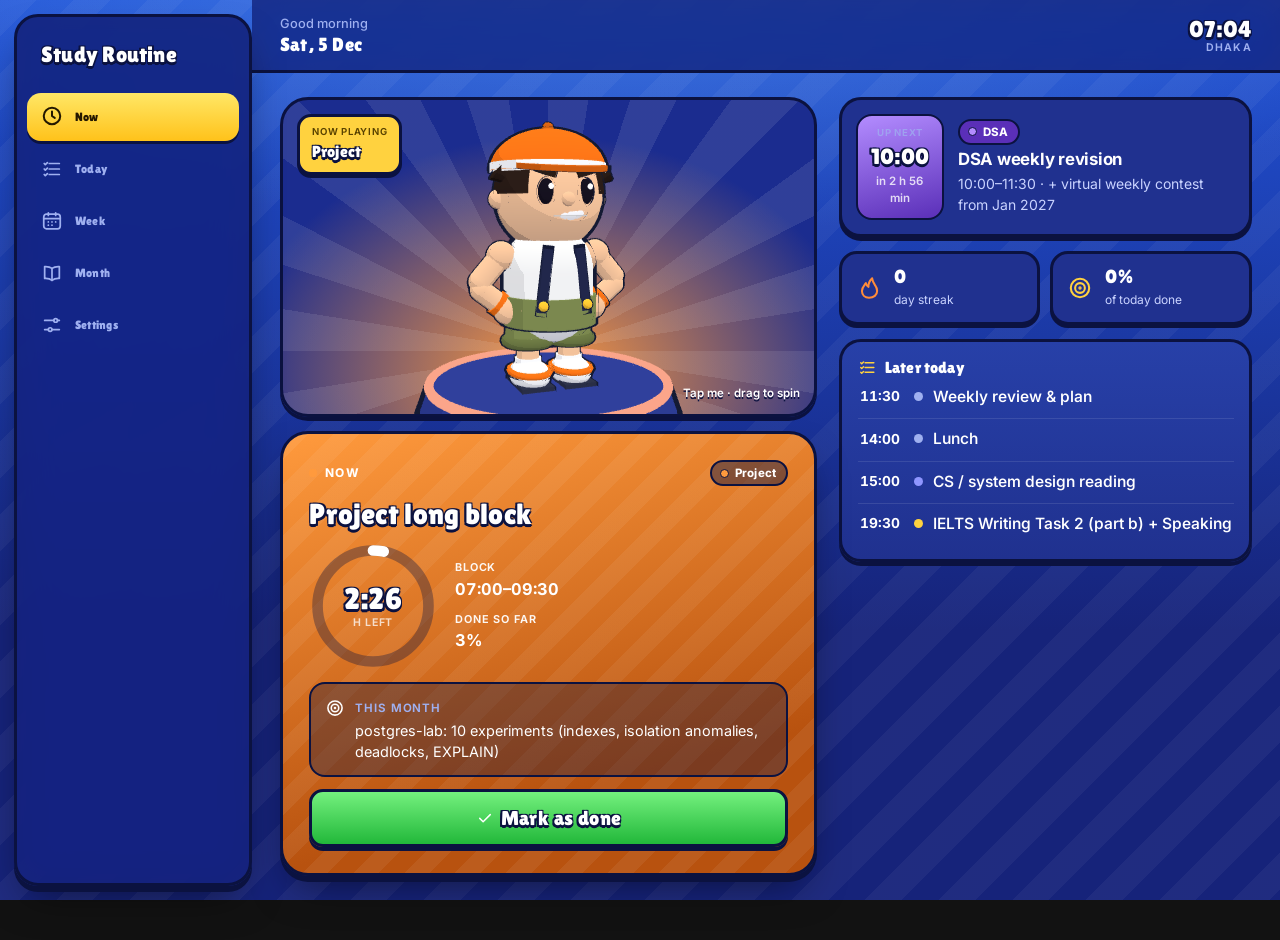
<file: index.html>
<!doctype html>
<html lang="en">
<head>
  <meta charset="utf-8">
  <meta name="viewport" content="width=device-width, initial-scale=1, viewport-fit=cover">
  <title>Study Routine</title>
  <meta name="description" content="My daily study routine: what to do now, today's timeline, weekly timetable and monthly roadmap topics.">
  <meta name="theme-color" content="#f3f4f8" media="(prefers-color-scheme: light)">
  <meta name="theme-color" content="#0b0d12" media="(prefers-color-scheme: dark)">
  <link rel="manifest" href="manifest.webmanifest">
  <link rel="icon" href="icons/icon.svg" type="image/svg+xml">
  <link rel="apple-touch-icon" href="icons/apple-touch-icon.png">
  <link rel="preload" href="fonts/inter-latin.woff2" as="font" type="font/woff2" crossorigin>
  <link rel="stylesheet" href="styles.css">
</head>
<body>
  <svg width="0" height="0" style="position:absolute" aria-hidden="true">
    <defs>
      <symbol id="i-now" viewBox="0 0 24 24"><circle cx="12" cy="12" r="9"/><path d="M12 7v5l3 2"/></symbol>
      <symbol id="i-today" viewBox="0 0 24 24"><path d="M9 6h11M9 12h11M9 18h11"/><path d="M3.5 6l1.2 1.2L7 5M3.5 12l1.2 1.2L7 11M3.5 18l1.2 1.2L7 17"/></symbol>
      <symbol id="i-week" viewBox="0 0 24 24"><rect x="3" y="4.5" width="18" height="16" rx="3"/><path d="M3 9.5h18M8 3v3M16 3v3M8 13h.01M12 13h.01M16 13h.01M8 16.5h.01M12 16.5h.01"/></symbol>
      <symbol id="i-month" viewBox="0 0 24 24"><path d="M12 7c-2-1.6-4.6-2.2-8-2v13c3.4-.2 6 .4 8 2 2-1.6 4.6-2.2 8-2V5c-3.4-.2-6 .4-8 2z"/><path d="M12 7v13"/></symbol>
      <symbol id="i-settings" viewBox="0 0 24 24"><path d="M4 7h10M18 7h2M4 17h4M12 17h8"/><circle cx="16" cy="7" r="2"/><circle cx="10" cy="17" r="2"/></symbol>
      <symbol id="i-flame" viewBox="0 0 24 24"><path d="M12 21c-3.9 0-6.5-2.6-6.5-6.2 0-3.2 2.2-5.3 3.6-7.3.4 1.7 1.2 2.8 2.4 3.4-.1-2.9 1-5.6 3.4-7.9.3 3 1.6 4.8 2.8 6.6 1 1.4 1.8 2.9 1.8 5.1 0 3.7-3.1 6.3-7.5 6.3z"/></symbol>
      <symbol id="i-trophy" viewBox="0 0 24 24"><path d="M8 4h8v5a4 4 0 0 1-8 0V4zM8 6H5a3 3 0 0 0 3 4M16 6h3a3 3 0 0 1-3 4M12 13v4M8.5 20h7M10 17h4"/></symbol>
      <symbol id="i-moon" viewBox="0 0 24 24"><path d="M20 14.5A8 8 0 1 1 9.5 4a6.5 6.5 0 0 0 10.5 10.5z"/></symbol>
      <symbol id="i-cup" viewBox="0 0 24 24"><path d="M4 9h13v5a5 5 0 0 1-5 5H9a5 5 0 0 1-5-5V9zM17 10h1.5a2.5 2.5 0 0 1 0 5H17M8 3.5v2.5M12 3.5v2.5"/></symbol>
      <symbol id="i-check" viewBox="0 0 24 24"><path d="M5 12.5l4.5 4.5L19 7.5"/></symbol>
      <symbol id="i-plus" viewBox="0 0 24 24"><path d="M12 5v14M5 12h14"/></symbol>
      <symbol id="i-arrow" viewBox="0 0 24 24"><path d="M5 12h14M13 6l6 6-6 6"/></symbol>
      <symbol id="i-left" viewBox="0 0 24 24"><path d="M15 5l-7 7 7 7"/></symbol>
      <symbol id="i-right" viewBox="0 0 24 24"><path d="M9 5l7 7-7 7"/></symbol>
      <symbol id="i-calendar" viewBox="0 0 24 24"><rect x="3" y="4.5" width="18" height="16" rx="3"/><path d="M3 9.5h18M8 3v3M16 3v3M9 15l2 2 4-4"/></symbol>
      <symbol id="i-data" viewBox="0 0 24 24"><ellipse cx="12" cy="6" rx="7" ry="3"/><path d="M5 6v6c0 1.7 3.1 3 7 3s7-1.3 7-3V6M5 12v6c0 1.7 3.1 3 7 3s7-1.3 7-3v-6"/></symbol>
      <symbol id="i-school" viewBox="0 0 24 24"><path d="M2.5 9L12 4.5 21.5 9 12 13.5 2.5 9zM6.5 11v5c1.5 1.5 3.4 2.2 5.5 2.2s4-.7 5.5-2.2v-5M21.5 9v5"/></symbol>
      <symbol id="i-bolt" viewBox="0 0 24 24"><path d="M13 3L5 13.5h6L10 21l8-10.5h-6L13 3z"/></symbol>
      <symbol id="i-target" viewBox="0 0 24 24"><circle cx="12" cy="12" r="8.5"/><circle cx="12" cy="12" r="4.5"/><circle cx="12" cy="12" r=".6"/></symbol>
    </defs>
  </svg>

  <header class="topbar">
    <div class="topbar-inner">
      <div class="topbar-left">
        <p class="eyebrow" id="greet">Study Routine</p>
        <h1 class="brand" id="date-line">Study Routine</h1>
      </div>
      <div class="clock" aria-live="off">
        <span class="clock-time" id="clock-time">--:--</span>
        <span class="clock-zone">Dhaka</span>
      </div>
    </div>
  </header>

  <main id="main">
    <section id="screen-now" class="screen" aria-label="Now"></section>
    <section id="screen-today" class="screen" aria-label="Today" hidden></section>
    <section id="screen-week" class="screen" aria-label="Week" hidden></section>
    <section id="screen-month" class="screen" aria-label="This month" hidden></section>
    <section id="screen-settings" class="screen" aria-label="Settings" hidden></section>
  </main>

  <nav class="tabbar" aria-label="Screens">
    <div class="tabbar-inner">
      <button type="button" data-screen="now"><svg class="ico" aria-hidden="true"><use href="#i-now"/></svg><span>Now</span></button>
      <button type="button" data-screen="today"><svg class="ico" aria-hidden="true"><use href="#i-today"/></svg><span>Today</span></button>
      <button type="button" data-screen="week"><svg class="ico" aria-hidden="true"><use href="#i-week"/></svg><span>Week</span></button>
      <button type="button" data-screen="month"><svg class="ico" aria-hidden="true"><use href="#i-month"/></svg><span>Month</span></button>
      <button type="button" data-screen="settings"><svg class="ico" aria-hidden="true"><use href="#i-settings"/></svg><span>Settings</span></button>
    </div>
  </nav>

  <dialog id="editor" aria-labelledby="editor-title">
    <form id="editor-form" method="dialog" novalidate>
      <div class="sheet-grip" aria-hidden="true"></div>
      <h2 id="editor-title">Edit block</h2>
      <p class="muted small" id="editor-note"></p>
      <div class="row2">
        <label>Start<input type="time" name="start" required></label>
        <label>End<input type="time" name="end" required></label>
      </div>
      <fieldset class="days">
        <legend>Weekdays</legend>
        <div class="daypicks" id="editor-days"></div>
      </fieldset>
      <label>Lane<select name="lane" id="editor-lane"></select></label>
      <label>Title<input type="text" name="title" required maxlength="120"></label>
      <label>Details<textarea name="details" rows="3" maxlength="500"></textarea></label>
      <label class="check"><input type="checkbox" name="optional"> Optional (doesn't count toward the streak)</label>
      <div class="msg error" id="editor-errors" role="alert"></div>
      <div class="msg warn" id="editor-warn" aria-live="polite"></div>
      <div class="dup" id="editor-dup" hidden>
        <p class="small">Copy this block to:</p>
        <div class="daypicks" id="editor-dup-days"></div>
        <button type="button" class="btn" id="editor-dup-go">Create copy</button>
      </div>
      <div class="actions">
        <button type="submit" class="btn primary" value="save" id="editor-save">Save</button>
        <button type="button" class="btn" id="editor-dup-toggle">Duplicate to other days</button>
        <button type="button" class="btn danger" id="editor-delete">Delete</button>
        <button type="button" class="btn ghost" id="editor-cancel">Cancel</button>
      </div>
    </form>
  </dialog>

  <div class="toast" id="toast" role="status" aria-live="polite"></div>

  <script src="data.js"></script>
  <script src="logic.js"></script>
  <script src="app.js"></script>
</body>
</html>
</file>
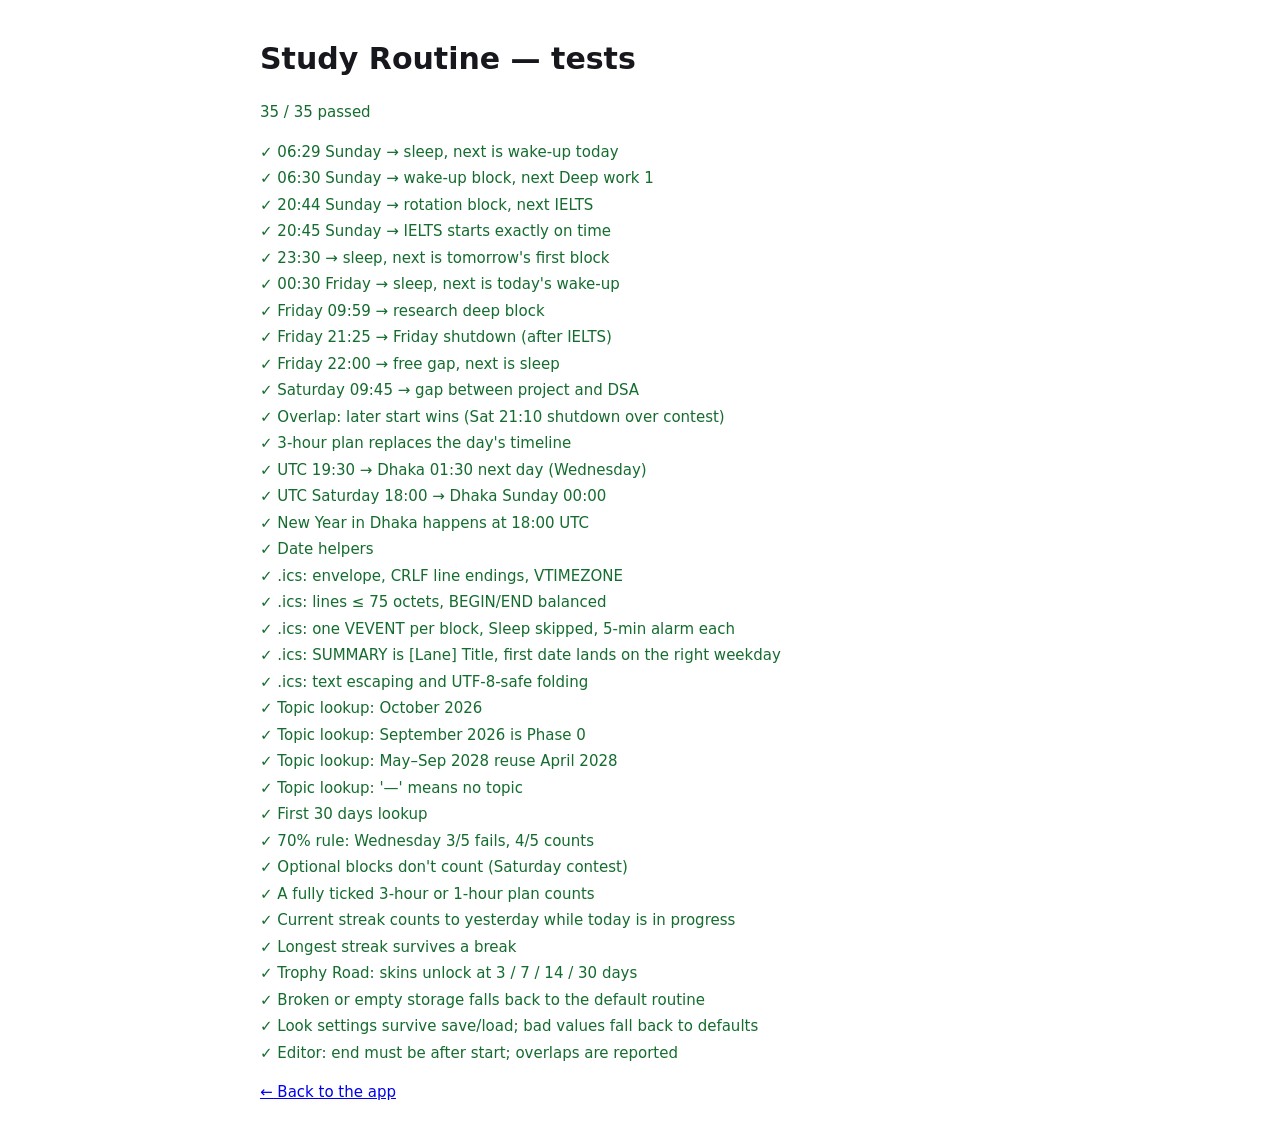
<file: tests.html>
<!doctype html>
<html lang="en">
<head>
  <meta charset="utf-8">
  <meta name="viewport" content="width=device-width, initial-scale=1">
  <title>Study Routine Tests</title>
  <style>
    :root { color-scheme: light dark; --bg: #fff; --text: #16181d; --good: #146c2e; --bad: #b42318; }
    @media (prefers-color-scheme: dark) { :root { --bg: #14161a; --text: #e9ebef; --good: #6fdc8c; --bad: #ff8a80; } }
    body { background: var(--bg); color: var(--text); font: 15px/1.5 system-ui, sans-serif; margin: 0 auto; padding: 16px; max-width: 760px; }
    ul { padding-left: 0; list-style: none; }
    li { padding: 2px 0; }
    .pass, .good { color: var(--good); }
    .fail, .bad { color: var(--bad); font-weight: 600; }
  </style>
</head>
<body>
  <h1>Study Routine — tests</h1>
  <p id="summary">Running…</p>
  <ul id="results"></ul>
  <p><a href="./">← Back to the app</a></p>
  <script src="data.js"></script>
  <script src="logic.js"></script>
  <script src="tests.js"></script>
</body>
</html>
</file>
<file: styles.css>
/* Study Routine — styles. Mobile-first; light/dark follows the system setting. */

@font-face {
  font-family: "Inter";
  font-style: normal;
  font-weight: 400 800;
  font-display: swap;
  src: url("fonts/inter-latin.woff2") format("woff2");
}
@font-face {
  font-family: "Lilita One";
  font-style: normal;
  font-weight: 400;
  font-display: swap;
  src: url("fonts/lilita-one-latin.woff2") format("woff2");
}

:root {
  color-scheme: light dark;
  --font: "Inter", system-ui, -apple-system, "Segoe UI", Roboto, "Noto Sans", sans-serif;

  --bg: #f3f4f8;
  --glow: rgba(64, 96, 255, .10);
  --surface: #ffffff;
  --surface-2: #f2f4f8;
  --surface-3: #e7eaf1;
  --text: #0e1116;
  --muted: #5b6272;
  --faint: #868d9c;
  --border: rgba(15, 23, 42, .08);
  --border-strong: rgba(15, 23, 42, .18);
  --accent: #3552f0;
  --accent-2: #6a4ff5;
  --accent-text: #ffffff;
  --accent-soft: rgba(53, 82, 240, .10);
  --danger: #c0271b;
  --ok: #15803d;
  --ok-soft: #dcfce7;
  --flame: #f06414;
  --trophy: #c98a04;
  --warn-bg: #fff4d6;
  --warn-text: #6b4b00;
  --error-bg: #fde8e7;
  --error-text: #8a1c14;
  --heat-0: #e7e9ef;
  --heat-1: #c9d5fb;
  --heat-2: #93a8f6;
  --heat-3: #5c78ef;
  --heat-4: #2f4be0;
  --shadow-sm: 0 1px 2px rgba(16, 24, 40, .05);
  --shadow: 0 1px 2px rgba(16, 24, 40, .04), 0 10px 28px -14px rgba(16, 24, 40, .16);
  --shadow-lg: 0 24px 60px -24px rgba(16, 24, 40, .38), 0 2px 6px rgba(16, 24, 40, .06);
  --check-accent: url("data:image/svg+xml,%3Csvg xmlns='http://www.w3.org/2000/svg' viewBox='0 0 24 24' fill='none' stroke='white' stroke-width='3.4' stroke-linecap='round' stroke-linejoin='round'%3E%3Cpath d='M5 12.5l4.5 4.5L19 7.5'/%3E%3C/svg%3E");
  --check-white: url("data:image/svg+xml,%3Csvg xmlns='http://www.w3.org/2000/svg' viewBox='0 0 24 24' fill='none' stroke='white' stroke-width='3.4' stroke-linecap='round' stroke-linejoin='round'%3E%3Cpath d='M5 12.5l4.5 4.5L19 7.5'/%3E%3C/svg%3E");

  /* Lanes: background / text / strong edge */
  --ai-bg: #dbeafe; --ai-fg: #1e3a8a; --ai-edge: #3b82f6;
  --cs-bg: #dcfce7; --cs-fg: #14532d; --cs-edge: #22c55e;
  --project-bg: #ffedd5; --project-fg: #7c2d12; --project-edge: #f97316;
  --dsa-bg: #ede9fe; --dsa-fg: #4c1d95; --dsa-edge: #8b5cf6;
  --research-bg: #fce7f3; --research-fg: #831843; --research-edge: #ec4899;
  --kaggle-bg: #ccfbf1; --kaggle-fg: #134e4a; --kaggle-edge: #14b8a6;
  --sd-bg: #e0e7ff; --sd-fg: #312e81; --sd-edge: #6366f1;
  --ielts-bg: #fef9c3; --ielts-fg: #713f12; --ielts-edge: #eab308;
  --routine-bg: #eceef2; --routine-fg: #1f2937; --routine-edge: #9ca3af;
}

@media (prefers-color-scheme: dark) {
  :root {
    --bg: #0b0d12;
    --glow: rgba(110, 130, 255, .13);
    --surface: #14171e;
    --surface-2: #1b1f28;
    --surface-3: #252a36;
    --text: #eef0f5;
    --muted: #a0a8b8;
    --faint: #737b8b;
    --border: rgba(255, 255, 255, .07);
    --border-strong: rgba(255, 255, 255, .18);
    --accent: #8fa3ff;
    --accent-2: #b39dff;
    --accent-text: #0b1030;
    --accent-soft: rgba(143, 163, 255, .14);
    --danger: #ff8a80;
    --ok: #6fdc8c;
    --ok-soft: rgba(111, 220, 140, .14);
    --flame: #ff8c4a;
    --trophy: #f5c451;
    --warn-bg: #3d3212;
    --warn-text: #ffe29a;
    --error-bg: #43201d;
    --error-text: #ffc2bc;
    --heat-0: #1e222b;
    --heat-1: #25345f;
    --heat-2: #34509a;
    --heat-3: #5474d6;
    --heat-4: #8fa3ff;
    --shadow-sm: 0 1px 2px rgba(0, 0, 0, .4);
    --shadow: 0 1px 2px rgba(0, 0, 0, .35), 0 12px 30px -16px rgba(0, 0, 0, .6);
    --shadow-lg: 0 24px 60px -20px rgba(0, 0, 0, .75);
    --check-accent: url("data:image/svg+xml,%3Csvg xmlns='http://www.w3.org/2000/svg' viewBox='0 0 24 24' fill='none' stroke='%230b1030' stroke-width='3.4' stroke-linecap='round' stroke-linejoin='round'%3E%3Cpath d='M5 12.5l4.5 4.5L19 7.5'/%3E%3C/svg%3E");

    --ai-bg: #172a47; --ai-fg: #d3e5ff; --ai-edge: #5b9bff;
    --cs-bg: #15321f; --cs-fg: #cbf3d8; --cs-edge: #3ed17a;
    --project-bg: #3b2714; --project-fg: #ffdcb8; --project-edge: #ff8f3f;
    --dsa-bg: #2a2147; --dsa-fg: #e4dbff; --dsa-edge: #a384ff;
    --research-bg: #3d1c2f; --research-fg: #ffd5e9; --research-edge: #f06bb0;
    --kaggle-bg: #10332f; --kaggle-fg: #c4f5ed; --kaggle-edge: #2dd4bf;
    --sd-bg: #1f244b; --sd-fg: #dbe0ff; --sd-edge: #8189ff;
    --ielts-bg: #372f0e; --ielts-fg: #fbf0b3; --ielts-edge: #f5c518;
    --routine-bg: #20242c; --routine-fg: #dde1e6; --routine-edge: #7b8494;
  }
}

/* ---------- base */
* { box-sizing: border-box; }
html { -webkit-text-size-adjust: 100%; -webkit-tap-highlight-color: transparent; }
body {
  margin: 0;
  min-height: 100dvh;
  background:
    radial-gradient(120% 60% at 50% -10%, var(--glow), transparent 60%),
    var(--bg);
  background-attachment: fixed;
  color: var(--text);
  font: 15.5px/1.5 var(--font);
  font-feature-settings: "cv11", "ss01";
  -webkit-font-smoothing: antialiased;
  padding-bottom: calc(104px + env(safe-area-inset-bottom));
}
[hidden] { display: none !important; }
h1, h2, h3 { line-height: 1.2; margin: 0; letter-spacing: -.015em; }
h2 { font-size: 1.15rem; }
h3 { font-size: 1rem; font-weight: 650; }
p { margin: 0; }
button, input, select, textarea { font: inherit; color: inherit; }
button { -webkit-tap-highlight-color: transparent; }
.muted { color: var(--muted); }
.small { font-size: .875rem; }
.tiny { font-size: .78rem; }
.sr-only { position: absolute; width: 1px; height: 1px; padding: 0; margin: -1px; overflow: hidden; clip: rect(0 0 0 0); white-space: nowrap; border: 0; }
.eyebrow { font-size: .72rem; font-weight: 650; letter-spacing: .08em; text-transform: uppercase; color: var(--muted); }
.hint { font-size: .85rem; color: var(--muted); padding: 0 4px; }

.ico {
  width: 20px; height: 20px; flex: none;
  fill: none; stroke: currentColor; stroke-width: 1.9; stroke-linecap: round; stroke-linejoin: round;
}
.c-flame { color: var(--flame); }
.c-trophy { color: var(--trophy); }
.c-accent { color: var(--accent); }

/* ---------- top bar */
.topbar {
  position: sticky; top: 0; z-index: 20;
  background: color-mix(in srgb, var(--bg) 78%, transparent);
  -webkit-backdrop-filter: saturate(1.6) blur(18px);
  backdrop-filter: saturate(1.6) blur(18px);
  border-bottom: 1px solid var(--border);
  padding-top: env(safe-area-inset-top);
}
.topbar-inner, main { max-width: 760px; margin: 0 auto; }
.topbar-inner { display: flex; align-items: center; justify-content: space-between; gap: 12px; padding: 10px 16px 12px; }
.topbar-left { min-width: 0; }
.topbar .eyebrow { text-transform: none; letter-spacing: 0; font-size: .8rem; font-weight: 500; }
.brand { font-size: 1.2rem; font-weight: 750; letter-spacing: -.02em; white-space: nowrap; overflow: hidden; text-overflow: ellipsis; }
.clock { display: flex; flex-direction: column; align-items: flex-end; line-height: 1.1; }
.clock-time { font-size: 1.45rem; font-weight: 750; font-variant-numeric: tabular-nums; letter-spacing: -.03em; }
.clock-zone { font-size: .66rem; font-weight: 650; letter-spacing: .12em; text-transform: uppercase; color: var(--faint); }

main { padding: 16px 16px 24px; }
.screen > * + * { margin-top: 14px; }
.screen:not([hidden]) { animation: enter .32s cubic-bezier(.2, .8, .2, 1) both; }
@keyframes enter { from { transform: translateY(8px); } to { transform: none; } }

.page-head { display: flex; align-items: flex-end; justify-content: space-between; gap: 12px; }
.page-title { font-size: 1.6rem; font-weight: 780; letter-spacing: -.03em; margin-top: 2px; }

/* ---------- floating tab bar */
.tabbar {
  position: fixed; left: 0; right: 0; z-index: 30;
  bottom: calc(10px + env(safe-area-inset-bottom));
  padding: 0 12px;
  pointer-events: none;
}
.tabbar-inner {
  pointer-events: auto;
  max-width: 480px; margin: 0 auto;
  display: grid; grid-template-columns: repeat(5, 1fr); gap: 2px;
  padding: 6px;
  background: color-mix(in srgb, var(--surface) 82%, transparent);
  -webkit-backdrop-filter: saturate(1.8) blur(20px);
  backdrop-filter: saturate(1.8) blur(20px);
  border: 1px solid var(--border);
  border-radius: 24px;
  box-shadow: var(--shadow-lg);
}
.tabbar button {
  background: none; border: 0; border-radius: 18px;
  padding: 8px 2px 7px; min-height: 54px;
  display: flex; flex-direction: column; align-items: center; justify-content: center; gap: 3px;
  font-size: .7rem; font-weight: 600; color: var(--faint); cursor: pointer;
  transition: color .2s, background-color .2s;
}
.tabbar .ico { width: 22px; height: 22px; transition: transform .2s; }
.tabbar button[aria-current="page"] { color: var(--accent); background: var(--accent-soft); }
.tabbar button[aria-current="page"] .ico { transform: translateY(-1px); stroke-width: 2.2; }
.tabbar button:active .ico { transform: scale(.9); }

/* ---------- cards & buttons */
.card {
  background: var(--surface);
  border: 1px solid var(--border);
  border-radius: 22px;
  padding: 16px;
  box-shadow: var(--shadow);
}
.card > * + * { margin-top: 10px; }
.card-head { display: flex; justify-content: space-between; align-items: center; gap: 8px; flex-wrap: wrap; }
.card-title { display: flex; align-items: center; gap: 8px; font-size: 1rem; }
.card-title .ico { color: var(--accent); width: 19px; height: 19px; }

.btn {
  display: inline-flex; align-items: center; justify-content: center; gap: 7px;
  min-height: 46px; padding: 10px 16px;
  border-radius: 14px; border: 1px solid var(--border);
  background: var(--surface-2); color: var(--text);
  cursor: pointer; font-weight: 600; letter-spacing: -.005em;
  text-decoration: none;
  transition: transform .12s, background-color .2s, box-shadow .2s, border-color .2s;
}
.btn:active { transform: scale(.97); }
.btn .ico { width: 18px; height: 18px; }
.btn.primary {
  background: linear-gradient(180deg, color-mix(in srgb, var(--accent) 88%, white), var(--accent));
  color: var(--accent-text); border-color: transparent;
  box-shadow: 0 1px 0 rgba(255, 255, 255, .25) inset, 0 8px 18px -8px var(--accent);
}
.btn.danger { color: var(--danger); }
.btn.ghost { background: transparent; }
.btn.small { min-height: 38px; padding: 6px 12px; font-size: .86rem; border-radius: 12px; }
.icon-btn {
  width: 44px; height: 44px; border-radius: 14px; flex: none;
  display: inline-grid; place-items: center; cursor: pointer;
  background: var(--surface); border: 1px solid var(--border); box-shadow: var(--shadow-sm);
}
.icon-btn:active { transform: scale(.95); }
:focus-visible { outline: 3px solid color-mix(in srgb, var(--accent) 60%, transparent); outline-offset: 2px; }
.btn-row { display: flex; flex-wrap: wrap; gap: 8px; }

.notice {
  display: flex; gap: 10px; align-items: center;
  padding: 10px 14px; border-radius: 16px;
  background: var(--accent-soft); color: var(--text); font-size: .88rem;
}
.notice .ico { color: var(--accent); }

/* ---------- lanes */
.lane-ai { --lane-bg: var(--ai-bg); --lane-fg: var(--ai-fg); --lane-edge: var(--ai-edge); }
.lane-cs { --lane-bg: var(--cs-bg); --lane-fg: var(--cs-fg); --lane-edge: var(--cs-edge); }
.lane-project { --lane-bg: var(--project-bg); --lane-fg: var(--project-fg); --lane-edge: var(--project-edge); }
.lane-dsa { --lane-bg: var(--dsa-bg); --lane-fg: var(--dsa-fg); --lane-edge: var(--dsa-edge); }
.lane-research { --lane-bg: var(--research-bg); --lane-fg: var(--research-fg); --lane-edge: var(--research-edge); }
.lane-kaggle { --lane-bg: var(--kaggle-bg); --lane-fg: var(--kaggle-fg); --lane-edge: var(--kaggle-edge); }
.lane-sd { --lane-bg: var(--sd-bg); --lane-fg: var(--sd-fg); --lane-edge: var(--sd-edge); }
.lane-ielts { --lane-bg: var(--ielts-bg); --lane-fg: var(--ielts-fg); --lane-edge: var(--ielts-edge); }
.lane-routine { --lane-bg: var(--routine-bg); --lane-fg: var(--routine-fg); --lane-edge: var(--routine-edge); }

.lane-chip {
  display: inline-flex; align-items: center; gap: 6px;
  padding: 3px 10px 3px 8px; border-radius: 999px;
  font-size: .72rem; font-weight: 650; letter-spacing: .01em; line-height: 1.4;
  background: var(--lane-bg); color: var(--lane-fg);
  border: 1px solid color-mix(in srgb, var(--lane-edge) 45%, transparent);
  white-space: nowrap;
}
.lane-chip::before { content: ""; width: 7px; height: 7px; border-radius: 50%; background: var(--lane-edge); }

/* ---------- Now: hero */
.hero {
  position: relative; overflow: hidden;
  border-radius: 28px; padding: 20px;
  color: var(--lane-fg);
  background:
    radial-gradient(90% 70% at 100% 0%, color-mix(in srgb, var(--lane-edge) 22%, transparent), transparent 70%),
    linear-gradient(165deg, var(--lane-bg), color-mix(in srgb, var(--lane-bg) 55%, var(--surface)));
  border: 1px solid color-mix(in srgb, var(--lane-edge) 28%, transparent);
  box-shadow: var(--shadow-lg);
}
.hero > * + * { margin-top: 12px; }
.hero-head { display: flex; align-items: center; justify-content: space-between; gap: 8px; }
.hero .lane-chip { background: color-mix(in srgb, var(--surface) 75%, transparent); color: var(--text); }
.live { display: inline-flex; align-items: center; gap: 8px; font-size: .75rem; font-weight: 750; letter-spacing: .12em; text-transform: uppercase; }
.live-dot { position: relative; width: 8px; height: 8px; border-radius: 50%; background: var(--lane-edge, var(--accent)); }
.live-dot::after { content: ""; position: absolute; inset: 0; border-radius: 50%; background: inherit; animation: pulse 2s ease-out infinite; }
@keyframes pulse { from { transform: scale(1); opacity: .7; } to { transform: scale(3); opacity: 0; } }
.hero-title { font-size: 1.65rem; font-weight: 780; letter-spacing: -.03em; line-height: 1.15; }
.hero-details { opacity: .85; font-size: .95rem; margin-top: 6px; }
.hero-row { display: flex; align-items: center; gap: 18px; }

.ring { position: relative; width: 112px; height: 112px; flex: none; }
.ring svg { width: 100%; height: 100%; transform: rotate(-90deg); }
.ring circle { fill: none; stroke-width: 10; }
.ring-track { stroke: color-mix(in srgb, var(--lane-edge) 18%, transparent); }
.ring-bar { stroke: var(--lane-edge); stroke-linecap: round; transition: stroke-dashoffset .6s ease; }
.ring-label { position: absolute; inset: 0; display: grid; place-content: center; text-align: center; line-height: 1; }
.ring-big { font-size: 1.9rem; font-weight: 800; letter-spacing: -.04em; font-variant-numeric: tabular-nums; }
.ring-unit { font-size: .66rem; font-weight: 650; letter-spacing: .06em; text-transform: uppercase; opacity: .75; margin-top: 4px; }

.hero-meta { margin: 0; display: grid; gap: 10px; min-width: 0; }
.hero-meta div { display: grid; gap: 1px; }
.hero-meta dt { font-size: .68rem; font-weight: 650; letter-spacing: .08em; text-transform: uppercase; opacity: .7; }
.hero-meta dd { margin: 0; font-weight: 700; font-size: 1.02rem; font-variant-numeric: tabular-nums; }

.hero-topic {
  display: flex; gap: 10px; align-items: flex-start;
  padding: 12px 14px; border-radius: 16px;
  background: color-mix(in srgb, var(--surface) 60%, transparent);
  border: 1px solid color-mix(in srgb, var(--lane-edge) 18%, transparent);
  font-size: .9rem; color: var(--text);
}
.hero-topic .ico { color: var(--lane-edge); margin-top: 2px; }
.hero-topic p { margin-top: 2px; }
/* Light: the lane's dark shade with white text; dark: the lane's bright edge with dark text (both ≥ 4.5:1). */
.hero-done { width: 100%; min-height: 52px; font-size: 1rem; background: var(--lane-fg); color: #fff; border-color: transparent; box-shadow: 0 10px 22px -10px var(--lane-edge); }
@media (prefers-color-scheme: dark) { .hero-done { background: var(--lane-edge); color: #0b0d12; } }
.hero-done[aria-pressed="true"] { background: color-mix(in srgb, var(--surface) 70%, transparent); color: var(--text); border-color: var(--lane-edge); box-shadow: none; }
.hero.is-done .ring-bar { stroke: var(--ok); }

.hero-night, .hero-free { --lane-edge: #8fa3ff; }
.hero-night {
  color: #e9ecff;
  background:
    radial-gradient(80% 60% at 85% 0%, rgba(143, 163, 255, .35), transparent 70%),
    radial-gradient(2px 2px at 20% 30%, rgba(255,255,255,.7), transparent),
    radial-gradient(1.5px 1.5px at 70% 60%, rgba(255,255,255,.5), transparent),
    radial-gradient(1.5px 1.5px at 40% 80%, rgba(255,255,255,.45), transparent),
    linear-gradient(165deg, #1e2554, #0d1030);
  border-color: rgba(143, 163, 255, .25);
}
.hero-night .hero-done { background: rgba(255,255,255,.12); color: #fff; border-color: rgba(255,255,255,.2); box-shadow: none; }
.hero-night .hero-done[aria-pressed="true"] { background: rgba(143,163,255,.25); color: #fff; }
.night-tag { font-size: .72rem; font-weight: 650; padding: 3px 10px; border-radius: 999px; background: rgba(255,255,255,.12); }
.night-icon { width: 56px; height: 56px; border-radius: 18px; display: grid; place-items: center; background: rgba(255,255,255,.1); }
.night-icon .ico { width: 30px; height: 30px; }
.hero-free { color: var(--text); background: linear-gradient(165deg, var(--surface), var(--surface-2)); border-color: var(--border); }
.hero-free .night-icon { background: var(--accent-soft); color: var(--accent); }

/* ---------- Now: up next + mini stats */
.next {
  display: flex; gap: 14px; align-items: stretch;
  background: var(--surface); border: 1px solid var(--border);
  border-radius: 22px; padding: 14px; box-shadow: var(--shadow);
}
.next-when {
  flex: none; width: 88px; border-radius: 16px; padding: 10px 8px;
  display: flex; flex-direction: column; align-items: center; justify-content: center; text-align: center;
  background: var(--lane-bg); color: var(--lane-fg);
}
.next-when .eyebrow { color: inherit; opacity: .75; font-size: .6rem; }
.next-time { font-size: 1.35rem; font-weight: 800; letter-spacing: -.03em; font-variant-numeric: tabular-nums; }
.next-in { font-size: .72rem; font-weight: 600; opacity: .8; }
.next-body { min-width: 0; display: grid; gap: 4px; align-content: center; justify-items: start; }
.next-title { font-size: 1.05rem; font-weight: 700; }

.mini-stats { display: grid; grid-template-columns: 1fr 1fr; gap: 10px; }
.mini {
  display: flex; align-items: center; gap: 12px;
  background: var(--surface); border: 1px solid var(--border); border-radius: 18px;
  padding: 12px 14px; box-shadow: var(--shadow-sm);
}
.mini .ico { width: 26px; height: 26px; }
.mini strong { display: block; font-size: 1.2rem; font-weight: 780; letter-spacing: -.02em; line-height: 1.1; font-variant-numeric: tabular-nums; }
.mini span { font-size: .75rem; color: var(--muted); }

/* ---------- Today */
.seg { display: grid; grid-template-columns: repeat(3, 1fr); gap: 4px; padding: 4px; background: var(--surface-3); border-radius: 16px; }
.seg button { min-height: 40px; border: 0; background: transparent; border-radius: 12px; padding: 6px 8px; cursor: pointer; font-size: .84rem; font-weight: 600; color: var(--muted); transition: background-color .2s, color .2s; }
.seg button[aria-pressed="true"] { background: var(--surface); color: var(--text); box-shadow: var(--shadow-sm), 0 0 0 1px var(--border); }

.stats { display: grid; grid-template-columns: repeat(3, 1fr); gap: 8px; }
.stat { background: var(--surface-2); border-radius: 16px; padding: 12px 8px 10px; text-align: center; display: grid; justify-items: center; gap: 2px; }
.stat .ico { width: 22px; height: 22px; }
.stat .n { font-size: 1.55rem; font-weight: 800; letter-spacing: -.03em; font-variant-numeric: tabular-nums; line-height: 1.15; }
.stat .l { font-size: .72rem; color: var(--muted); font-weight: 550; }
.goal { display: grid; gap: 6px; }
.goal-bar { position: relative; height: 10px; border-radius: 999px; background: var(--surface-3); overflow: visible; }
.goal-bar span { display: block; height: 100%; border-radius: 999px; background: linear-gradient(90deg, var(--accent), var(--accent-2)); transition: width .5s ease; }
.goal-bar i { position: absolute; top: -3px; bottom: -3px; width: 2px; border-radius: 2px; background: var(--text); opacity: .35; }

.badges { display: flex; flex-wrap: wrap; gap: 6px; margin-top: 6px; }
.badge {
  display: inline-flex; align-items: center; gap: 6px;
  padding: 5px 11px; border-radius: 999px; font-size: .82rem; font-weight: 600;
  border: 1px solid var(--border); background: var(--surface-2); color: var(--muted);
}
.badge .ico { width: 14px; height: 14px; stroke-width: 3; }
.badge-dot { width: 7px; height: 7px; border-radius: 50%; border: 1.5px solid currentColor; opacity: .6; }
.badge.ok { background: var(--ok-soft); color: var(--ok); border-color: color-mix(in srgb, var(--ok) 35%, transparent); }

/* timeline */
.timeline { list-style: none; margin: 0; padding: 0; position: relative; display: grid; gap: 10px; }
.timeline::before { content: ""; position: absolute; top: 14px; bottom: 14px; left: 57px; width: 2px; border-radius: 2px; background: var(--surface-3); }
.tl-row { position: relative; display: grid; grid-template-columns: 44px 1fr; gap: 26px; align-items: stretch; }
.tl-row::before {
  content: ""; position: absolute; left: 52px; top: 16px; width: 12px; height: 12px; border-radius: 50%;
  background: var(--surface); border: 2.5px solid var(--lane-edge); z-index: 1;
}
.tl-row.done::before { background: var(--lane-edge); }
.tl-row.current::before { width: 16px; height: 16px; left: 50px; top: 14px; background: var(--lane-edge); box-shadow: 0 0 0 5px color-mix(in srgb, var(--lane-edge) 25%, transparent); }
.tl-time { display: flex; flex-direction: column; align-items: flex-end; padding-top: 10px; font-variant-numeric: tabular-nums; font-weight: 700; font-size: .86rem; line-height: 1.25; }
.tl-end { font-weight: 500; color: var(--faint); font-size: .76rem; }
.tl-card {
  display: flex; align-items: stretch; min-width: 0;
  background: var(--surface); border: 1px solid var(--border); border-radius: 18px;
  box-shadow: var(--shadow-sm); overflow: hidden;
  transition: transform .15s, box-shadow .2s;
}
.tl-row.current .tl-card {
  background: linear-gradient(165deg, var(--lane-bg), color-mix(in srgb, var(--lane-bg) 50%, var(--surface)));
  border-color: color-mix(in srgb, var(--lane-edge) 45%, transparent);
  box-shadow: var(--shadow), 0 0 0 3px color-mix(in srgb, var(--lane-edge) 18%, transparent);
}
.tl-row.past:not(.done):not(.current) .tl-card { opacity: .72; }
.tick { display: flex; align-items: center; justify-content: center; padding: 0 4px 0 12px; cursor: pointer; }
.tl-item {
  flex: 1; min-width: 0; text-align: left; cursor: pointer;
  background: none; border: 0; padding: 11px 14px 12px 10px;
  display: grid; gap: 3px; color: var(--text);
}
.tl-row.current .tl-item { color: var(--lane-fg); }
.tl-top { display: flex; gap: 6px; align-items: center; flex-wrap: wrap; }
.tl-item .t { font-weight: 650; letter-spacing: -.01em; }
.tl-item .d { font-size: .83rem; color: var(--muted); }
.tl-row.current .tl-item .d { color: inherit; opacity: .8; }
.tl-row.done .tl-item .t { text-decoration: line-through; text-decoration-thickness: 1.5px; color: var(--muted); }
.now-tag { display: inline-flex; align-items: center; gap: 6px; font-size: .66rem; font-weight: 800; letter-spacing: .1em; text-transform: uppercase; color: var(--lane-fg); padding: 2px 8px 2px 7px; border-radius: 999px; background: color-mix(in srgb, var(--surface) 70%, transparent); }
.now-tag .live-dot { width: 6px; height: 6px; }
.opt-tag { font-size: .68rem; font-weight: 600; color: var(--muted); border: 1px dashed var(--border-strong); padding: 1px 7px; border-radius: 999px; }

/* checkboxes */
input[type="checkbox"] {
  -webkit-appearance: none; appearance: none; margin: 0; flex: none;
  width: 22px; height: 22px; border-radius: 7px;
  border: 2px solid var(--border-strong); background: var(--surface) center / 72% no-repeat;
  cursor: pointer; transition: background-color .15s, border-color .15s, transform .15s;
}
input[type="checkbox"]:checked { background-color: var(--accent); background-image: var(--check-accent); border-color: var(--accent); }
input[type="checkbox"]:active { transform: scale(.9); }
.tick input { width: 28px; height: 28px; border-radius: 50%; border-color: color-mix(in srgb, var(--lane-edge) 70%, var(--border-strong)); }
.tick input:checked { background-color: var(--lane-edge); background-image: var(--check-white); border-color: var(--lane-edge); animation: pop .28s ease; }
@keyframes pop { 50% { transform: scale(1.15); } }

.checklist { list-style: none; padding: 0; margin: 0; display: grid; }
.checklist li + li { border-top: 1px solid var(--border); }
.checklist label { display: flex; gap: 12px; align-items: flex-start; cursor: pointer; padding: 10px 2px; font-weight: 450; font-size: .93rem; }
.checklist input { margin-top: 1px; }
.checklist .col { flex: none; min-width: 62px; font-size: .68rem; font-weight: 750; letter-spacing: .06em; text-transform: uppercase; color: var(--accent); padding-top: 4px; }
.checklist .done-text { text-decoration: line-through; color: var(--muted); }

/* heatmap */
.heatmap { display: grid; grid-template-rows: repeat(7, 1fr); grid-auto-flow: column; grid-auto-columns: 1fr; gap: 4px; }
.heatmap .cell { aspect-ratio: 1; border-radius: 5px; background: var(--heat-0); }
.heatmap .cell.l1 { background: var(--heat-1); }
.heatmap .cell.l2 { background: var(--heat-2); }
.heatmap .cell.l3 { background: var(--heat-3); }
.heatmap .cell.l4 { background: var(--heat-4); }
.heatmap .cell.future { background: transparent; border: 1px dashed var(--border-strong); opacity: .5; }
.heatmap .cell.today { box-shadow: 0 0 0 2px var(--surface), 0 0 0 4px var(--accent); }
.legend { display: flex; align-items: center; gap: 4px; }
.legend .cell { width: 11px; height: 11px; border-radius: 3px; display: inline-block; }

/* ---------- Week grid */
.week-wrap { overflow-x: auto; -webkit-overflow-scrolling: touch; border: 1px solid var(--border); border-radius: 22px; background: var(--surface); box-shadow: var(--shadow); scrollbar-width: thin; }
.week { display: grid; grid-template-columns: 46px repeat(7, minmax(88px, 1fr)); min-width: 660px; }
.wk-head { position: sticky; top: 0; background: var(--surface); z-index: 2; text-align: center; font-weight: 700; font-size: .8rem; padding: 10px 0 8px; border-bottom: 1px solid var(--border); color: var(--muted); }
.wk-head.today { color: var(--accent); }
.wk-head.today::after { content: ""; display: block; width: 18px; height: 3px; border-radius: 3px; background: var(--accent); margin: 4px auto 0; }
.wk-axis, .wk-col { position: relative; }
.wk-col { border-left: 1px solid var(--border); }
.wk-col.today { background: var(--accent-soft); }
.wk-hour { position: absolute; left: 0; right: 0; border-top: 1px dashed var(--border); }
.wk-axis .lbl { position: absolute; right: 6px; font-size: .66rem; font-weight: 600; color: var(--faint); transform: translateY(-50%); font-variant-numeric: tabular-nums; }
.wk-block {
  position: absolute; left: 3px; right: 3px; overflow: hidden;
  background: var(--lane-bg); color: var(--lane-fg);
  border: 0; border-left: 3px solid var(--lane-edge);
  border-radius: 8px; padding: 3px 5px; font-size: .68rem; line-height: 1.2;
  text-align: left; cursor: pointer; box-shadow: 0 0 0 1px color-mix(in srgb, var(--lane-edge) 25%, transparent) inset;
  transition: transform .12s;
}
.wk-block:active { transform: scale(.97); }
.wk-block .wt { font-weight: 700; display: block; }
.wk-block .wl { display: block; opacity: .8; margin-top: 1px; }
.wk-block.optional { border-left-style: dashed; opacity: .85; }
.wk-now { position: absolute; left: 0; right: 0; height: 2px; background: var(--danger); z-index: 1; pointer-events: none; }
.wk-now::before { content: ""; position: absolute; left: -4px; top: -3px; width: 8px; height: 8px; border-radius: 50%; background: var(--danger); }
.legend-lanes { display: flex; flex-wrap: wrap; gap: 6px; }

/* ---------- Month */
.month-nav { display: flex; align-items: center; justify-content: space-between; gap: 10px; }
.month-title { text-align: center; }
.lc-card { background: linear-gradient(150deg, color-mix(in srgb, var(--accent) 10%, var(--surface)), var(--surface)); }
.lc-target {
  font-size: 3rem; font-weight: 820; letter-spacing: -.05em; line-height: 1; font-variant-numeric: tabular-nums;
  background: linear-gradient(120deg, var(--accent), var(--accent-2)); -webkit-background-clip: text; background-clip: text; color: transparent;
}
.topic-list { display: grid; gap: 8px; }
.topic { border-radius: 16px; padding: 12px 14px; background: var(--lane-bg); color: var(--lane-fg); border: 1px solid color-mix(in srgb, var(--lane-edge) 25%, transparent); }
.topic .lane-chip { background: color-mix(in srgb, var(--surface) 75%, transparent); color: var(--text); }
.topic p { margin-top: 6px; font-size: .93rem; font-weight: 500; }

/* ---------- forms / settings */
label { display: grid; gap: 6px; font-size: .86rem; font-weight: 600; color: var(--muted); }
input[type="text"], input[type="time"], input[type="date"], select, textarea {
  width: 100%; min-height: 46px; padding: 10px 12px;
  border: 1px solid var(--border); border-radius: 13px;
  background: var(--surface-2); color: var(--text); font-weight: 500;
  transition: border-color .2s, box-shadow .2s, background-color .2s;
}
input[type="text"]:focus, input[type="time"]:focus, input[type="date"]:focus, select:focus, textarea:focus {
  outline: none; border-color: var(--accent); background: var(--surface);
  box-shadow: 0 0 0 4px var(--accent-soft);
}
textarea { resize: vertical; }
label.check { display: flex; align-items: center; gap: 10px; font-weight: 500; color: var(--text); font-size: .9rem; }
.row2 { display: grid; grid-template-columns: 1fr 1fr; gap: 10px; }
fieldset { border: 0; padding: 0; margin: 0; }
legend { font-size: .86rem; font-weight: 600; color: var(--muted); padding: 0; margin-bottom: 6px; }
.daypicks { display: flex; flex-wrap: wrap; gap: 6px; }
.daypicks label {
  display: inline-flex; align-items: center; gap: 6px; color: var(--text);
  padding: 7px 11px 7px 8px; border: 1px solid var(--border); border-radius: 12px; cursor: pointer;
  background: var(--surface-2); font-size: .85rem;
  transition: background-color .15s, border-color .15s;
}
.daypicks label:has(input:checked) { background: var(--accent-soft); border-color: color-mix(in srgb, var(--accent) 45%, transparent); color: var(--accent); }
.daypicks input { width: 18px; height: 18px; border-radius: 6px; }
.class-grid { display: grid; grid-template-columns: auto 1fr 1fr; gap: 8px 10px; align-items: center; }
.class-grid label.check { font-weight: 650; min-width: 64px; }

.msg { font-size: .86rem; border-radius: 12px; }
.msg:empty { display: none; }
.msg.error { background: var(--error-bg); color: var(--error-text); padding: 10px 12px; }
.msg.warn { background: var(--warn-bg); color: var(--warn-text); padding: 10px 12px; }

/* ---------- editor: bottom sheet on phones, centred on wide screens */
dialog {
  width: 100%; max-width: 560px;
  max-height: 92dvh; overflow: auto;
  margin: auto auto 0;
  border: 1px solid var(--border); border-radius: 26px 26px 0 0;
  background: var(--surface); color: var(--text);
  padding: 10px 18px calc(18px + env(safe-area-inset-bottom));
  box-shadow: var(--shadow-lg);
}
dialog[open] { animation: sheet .3s cubic-bezier(.2, .8, .2, 1); }
@keyframes sheet { from { transform: translateY(40px); opacity: 0; } to { transform: none; opacity: 1; } }
dialog::backdrop { background: rgba(8, 10, 16, .5); -webkit-backdrop-filter: blur(4px); backdrop-filter: blur(4px); }
.sheet-grip { width: 42px; height: 5px; border-radius: 5px; background: var(--border-strong); margin: 2px auto 6px; }
#editor-form { display: grid; gap: 14px; }
#editor-title { font-size: 1.3rem; font-weight: 780; }
.actions { display: grid; grid-template-columns: 1fr 1fr; gap: 8px; margin-top: 4px; }
.actions #editor-save { grid-column: 1 / -1; min-height: 52px; font-size: 1rem; }
.dup { display: grid; gap: 10px; padding: 12px; background: var(--surface-2); border-radius: 16px; }
@media (min-width: 640px) {
  dialog { margin: auto; border-radius: 26px; padding: 18px 22px 22px; }
  .sheet-grip { display: none; }
}

/* ---------- toast */
.toast {
  position: fixed; left: 50%; bottom: calc(96px + env(safe-area-inset-bottom)); z-index: 50;
  transform: translate(-50%, 12px);
  background: color-mix(in srgb, var(--text) 92%, transparent); color: var(--bg);
  -webkit-backdrop-filter: blur(12px); backdrop-filter: blur(12px);
  padding: 11px 18px; border-radius: 999px; box-shadow: var(--shadow-lg);
  font-size: .88rem; font-weight: 600; max-width: calc(100vw - 32px);
  opacity: 0; pointer-events: none; transition: opacity .2s, transform .25s cubic-bezier(.2, .8, .2, 1);
}
.toast.show { opacity: 1; transform: translate(-50%, 0); }

/* ---------- larger screens */
@media (min-width: 700px) {
  main { padding-top: 24px; }
  .hero { padding: 26px; }
  .hero-title { font-size: 2rem; }
  .ring { width: 128px; height: 128px; }
  .topic-list { grid-template-columns: 1fr 1fr; }
}
@media (max-width: 370px) {
  .hero { padding: 18px; }
  .hero-title { font-size: 1.45rem; }
  .ring { width: 100px; height: 100px; }
  .ring-big { font-size: 1.65rem; }
  .hero-row { gap: 14px; }
  .next-when { width: 80px; }
}
@media (prefers-reduced-motion: reduce) {
  *, *::before, *::after { animation: none !important; transition: none !important; }
}
.actions #editor-cancel { grid-column: 1 / -1; }

/* ======================================================================
   Layout helpers (phone: one column; computer: two columns + sidebar)
   ====================================================================== */
.cols > * + * { margin-top: 14px; }
.col-a > * + *, .col-b > * + * { margin-top: 14px; }
.desktop-only { display: none; }
@media (hover: hover) and (pointer: fine) { .desktop-only { display: block; } }

/* ---------- Later today */
.later ul { list-style: none; margin: 0; padding: 0; display: grid; gap: 2px; }
.later li { display: flex; align-items: center; gap: 10px; padding: 8px 2px; border-top: 1px solid var(--border); }
.later li:first-child { border-top: 0; }
.later-time { font-variant-numeric: tabular-nums; font-weight: 700; font-size: .86rem; width: 44px; flex: none; }
.later-dot { width: 9px; height: 9px; border-radius: 50%; background: var(--lane-edge); flex: none; }
.later-title { font-weight: 550; min-width: 0; overflow: hidden; text-overflow: ellipsis; white-space: nowrap; }

/* ---------- 3D mascot stage */
.arena {
  position: relative; overflow: hidden;
  height: 250px; border-radius: 28px;
  border: 1px solid color-mix(in srgb, var(--lane-edge) 30%, transparent);
  background:
    repeating-conic-gradient(from 0deg at 50% 78%, color-mix(in srgb, var(--lane-edge) 10%, transparent) 0 9deg, transparent 9deg 18deg),
    radial-gradient(80% 90% at 50% 85%, color-mix(in srgb, var(--lane-edge) 30%, var(--surface)), var(--surface-2));
  box-shadow: var(--shadow);
  touch-action: pan-y;
}
.arena-slot, .arena-stage { position: absolute; inset: 0; }
.arena-canvas { display: block; width: 100%; height: 100%; cursor: grab; touch-action: pan-y; }
.arena-canvas:active { cursor: grabbing; }
.arena-sign {
  position: absolute; left: 14px; top: 14px; z-index: 1; pointer-events: none;
  display: grid; padding: 8px 12px; border-radius: 14px;
  background: color-mix(in srgb, var(--surface) 80%, transparent);
  -webkit-backdrop-filter: blur(10px); backdrop-filter: blur(10px);
  border: 1px solid var(--border);
}
.arena-sign .eyebrow { font-size: .6rem; }
.arena-sign strong { font-size: 1rem; font-weight: 750; letter-spacing: -.01em; }
.arena-hint { position: absolute; right: 14px; bottom: 12px; z-index: 1; pointer-events: none; font-size: .72rem; font-weight: 600; color: var(--muted); }
.arena-bubble {
  position: absolute; left: 50%; top: 16px; z-index: 2; pointer-events: none;
  transform: translateX(-10%);
  background: #fff; color: #141a33; font-weight: 750; font-size: .9rem;
  padding: 8px 14px; border-radius: 16px; border: 2.5px solid #141a33;
  box-shadow: 0 4px 0 #141a33; white-space: nowrap;
}
.arena-bubble::after { content: ""; position: absolute; left: 18px; bottom: -9px; width: 14px; height: 14px; background: #fff; border-right: 2.5px solid #141a33; border-bottom: 2.5px solid #141a33; transform: rotate(45deg); }
.arena-bubble.pop { animation: bubble .35s cubic-bezier(.2, 1.4, .4, 1); }
@keyframes bubble { from { transform: translateX(-10%) scale(.4); opacity: 0; } to { transform: translateX(-10%) scale(1); opacity: 1; } }

/* ---------- Trophy Road */
.road { list-style: none; margin: 4px 0 0; padding: 6px 2px 4px; display: flex; gap: 0; overflow-x: auto; scrollbar-width: none; }
.road::-webkit-scrollbar { display: none; }
.road-node { position: relative; flex: 1 0 74px; display: grid; justify-items: center; gap: 4px; text-align: center; }
.road-node::before { content: ""; position: absolute; top: 19px; left: -50%; right: 50%; height: 4px; background: var(--surface-3); z-index: 0; }
.road-node:first-child::before { display: none; }
.road-node.got::before { background: linear-gradient(90deg, var(--accent), var(--accent-2)); }
.road-badge {
  position: relative; z-index: 1;
  width: 40px; height: 40px; border-radius: 12px; display: grid; place-items: center;
  font-weight: 800; font-size: .9rem; background: var(--surface-2); color: var(--muted);
  border: 2px solid var(--border-strong); transform: rotate(45deg);
}
.road-badge > * , .road-badge { line-height: 1; }
.road-node .road-badge { transform: none; border-radius: 50%; }
.road-node.got .road-badge { background: linear-gradient(160deg, #ffe066, #f5a300); color: #3a2600; border-color: #c98a04; box-shadow: 0 3px 0 #b07800; }
.road-node.got .road-badge .ico { width: 20px; height: 20px; stroke-width: 3; }
.road-node.is-next .road-badge { border-color: var(--accent); color: var(--accent); box-shadow: 0 0 0 4px var(--accent-soft); }
.road-days { font-size: .7rem; font-weight: 750; color: var(--muted); }
.road-reward { font-size: .72rem; font-weight: 600; line-height: 1.2; }

/* ---------- Settings extras */
.seg-2 { grid-template-columns: 1fr 1fr; }
.keys { list-style: none; margin: 0; padding: 0; display: grid; gap: 8px; }
.keys li { display: flex; align-items: center; gap: 12px; font-size: .9rem; }
kbd {
  min-width: 52px; text-align: center; font: 700 .8rem/1 var(--font);
  padding: 6px 8px; border-radius: 8px; background: var(--surface-2);
  border: 1px solid var(--border-strong); box-shadow: 0 2px 0 var(--border-strong);
}
.settings-grid > * + * { margin-top: 14px; }

/* ---------- confetti */
.confetti { position: fixed; inset: 0; width: 100%; height: 100%; pointer-events: none; z-index: 60; }

/* ---------- Week drag */
.wk-block.dragging { z-index: 5; box-shadow: 0 10px 24px -6px rgba(0,0,0,.35); cursor: grabbing; }

/* ---------- hover (mouse / trackpad only) */
@media (hover: hover) and (pointer: fine) {
  .tl-card:hover { transform: translateY(-1px); box-shadow: var(--shadow); }
  .btn:hover { filter: brightness(1.05); }
  .tabbar button:hover { color: var(--text); }
  .wk-block { cursor: grab; }
  .wk-block:hover { z-index: 3; filter: brightness(1.04); box-shadow: 0 6px 16px -6px rgba(0,0,0,.3); }
  .next:hover, .mini:hover { box-shadow: var(--shadow-lg); }
}

/* ---------- computer: sidebar + two columns */
@media (min-width: 1024px) {
  body { padding-left: 252px; padding-bottom: 32px; }
  .topbar-inner, main { max-width: 1180px; }
  main { padding: 24px 28px 32px; }
  .topbar-inner { padding: 14px 28px; }
  .tabbar { top: 0; bottom: 0; left: 0; right: auto; width: 252px; padding: 14px 0 14px 14px; }
  .tabbar-inner {
    height: 100%; max-width: none;
    grid-template-columns: 1fr; grid-auto-rows: min-content; align-content: start; gap: 4px;
    padding: 14px 10px; border-radius: 24px;
  }
  .tabbar-inner::before {
    content: "Study Routine"; display: block; padding: 8px 14px 18px;
    font-size: 1.15rem; font-weight: 800; letter-spacing: -.02em; color: var(--text);
  }
  .tabbar button { flex-direction: row; justify-content: flex-start; gap: 12px; min-height: 48px; padding: 10px 14px; font-size: .95rem; border-radius: 14px; }
  .cols { display: grid; grid-template-columns: minmax(0, 1.3fr) minmax(0, 1fr); gap: 22px; align-items: start; }
  .cols > * + * { margin-top: 0; }
  .arena { height: 320px; }
  .settings-grid { column-count: 2; column-gap: 18px; }
  .settings-grid > * { break-inside: avoid; margin: 0 0 18px; }
  .settings-grid > * + * { margin-top: 0; }
  .week { min-width: 0; }
  .toast { bottom: 28px; }
}

/* ======================================================================
   ARENA theme — bold game-style look (original design, no game assets)
   ====================================================================== */
html.theme-arena {
  color-scheme: dark;
  --font-display: "Lilita One", "Inter", system-ui, sans-serif;
  --ink: #0b1240;
  --bg: #1b3fb5;
  --glow: rgba(120, 190, 255, .45);
  --surface: #20318f;
  --surface-2: #2a3ea6;
  --surface-3: #16236a;
  --text: #ffffff;
  --muted: #c9d3ff;
  --faint: #9fb0f0;
  --border: #0b1240;
  --border-strong: #0b1240;
  --accent: #ffd23f;
  --accent-2: #ff9f1c;
  --accent-text: #241800;
  --accent-soft: rgba(255, 210, 63, .2);
  --danger: #ff8080;
  --ok: #7dff9b;
  --ok-soft: rgba(125, 255, 155, .16);
  --flame: #ff8c3a;
  --trophy: #ffd23f;
  --warn-bg: #4a3a0c; --warn-text: #ffe8a0;
  --error-bg: #4d1520; --error-text: #ffc9cf;
  --heat-0: #16236a; --heat-1: #5a4a1a; --heat-2: #a07a14; --heat-3: #e0a812; --heat-4: #ffd23f;
  --shadow-sm: 0 3px 0 var(--ink);
  --shadow: 0 4px 0 var(--ink);
  --shadow-lg: 0 6px 0 var(--ink), 0 20px 40px -14px rgba(0, 0, 0, .55);
  --check-accent: url("data:image/svg+xml,%3Csvg xmlns='http://www.w3.org/2000/svg' viewBox='0 0 24 24' fill='none' stroke='%23241800' stroke-width='3.6' stroke-linecap='round' stroke-linejoin='round'%3E%3Cpath d='M5 12.5l4.5 4.5L19 7.5'/%3E%3C/svg%3E");
  --outline-text: -1.5px -1.5px 0 var(--ink), 1.5px -1.5px 0 var(--ink), -1.5px 1.5px 0 var(--ink), 1.5px 1.5px 0 var(--ink), 0 3px 0 var(--ink);

  --ai-bg: #1d4fb8; --ai-fg: #ffffff; --ai-edge: #5fa8ff;
  --cs-bg: #177a3c; --cs-fg: #ffffff; --cs-edge: #4be37f;
  --project-bg: #b8520f; --project-fg: #ffffff; --project-edge: #ff9a3d;
  --dsa-bg: #5a2fb8; --dsa-fg: #ffffff; --dsa-edge: #b38cff;
  --research-bg: #a51f67; --research-fg: #ffffff; --research-edge: #ff6fb5;
  --kaggle-bg: #0d7a6e; --kaggle-fg: #ffffff; --kaggle-edge: #38e6cf;
  --sd-bg: #3a3fb0; --sd-fg: #ffffff; --sd-edge: #8f96ff;
  --ielts-bg: #a07a06; --ielts-fg: #ffffff; --ielts-edge: #ffd23f;
  --routine-bg: #3b4a8c; --routine-fg: #ffffff; --routine-edge: #9fb0f0;
}
html.theme-arena body {
  background:
    repeating-linear-gradient(135deg, rgba(255, 255, 255, .045) 0 26px, transparent 26px 52px),
    radial-gradient(120% 60% at 50% -10%, var(--glow), transparent 60%),
    linear-gradient(180deg, #2152d6, #16237a 70%);
  background-attachment: fixed;
}
/* display font + outlined titles */
.theme-arena .page-title, .theme-arena .hero-title, .theme-arena .brand, .theme-arena .clock-time,
.theme-arena .card-title, .theme-arena .stat .n, .theme-arena .mini strong, .theme-arena .next-time,
.theme-arena .ring-big, .theme-arena .lc-target, .theme-arena #editor-title, .theme-arena .arena-sign strong,
.theme-arena .tabbar-inner::before {
  font-family: var(--font-display); font-weight: 400; letter-spacing: .01em;
}
.theme-arena .page-title, .theme-arena .hero-title, .theme-arena .clock-time, .theme-arena .ring-big,
.theme-arena .stat .n, .theme-arena .next-time, .theme-arena .arena-sign strong {
  text-shadow: var(--outline-text);
}
.theme-arena .page-title { font-size: 1.85rem; }
.theme-arena .hero-title { font-size: 1.8rem; line-height: 1.1; }
.theme-arena .lc-target { background: none; color: var(--accent); -webkit-text-fill-color: currentColor; text-shadow: var(--outline-text); font-size: 3.4rem; }
.theme-arena .eyebrow { color: var(--faint); }

/* panels: thick ink outline + hard drop shadow */
.theme-arena .card, .theme-arena .next, .theme-arena .mini, .theme-arena .tl-card,
.theme-arena .week-wrap, .theme-arena .arena, .theme-arena .hero, .theme-arena .tabbar-inner,
.theme-arena dialog, .theme-arena .icon-btn {
  border: 3px solid var(--ink);
}
.theme-arena .card { background: linear-gradient(180deg, #2740a8, var(--surface)); }
.theme-arena .topbar { background: color-mix(in srgb, #16237a 80%, transparent); border-bottom: 3px solid var(--ink); }
.theme-arena .stat, .theme-arena .dup { background: var(--surface-3); border: 2px solid var(--ink); }

/* hero = vivid lane panel */
.theme-arena .hero {
  color: #fff;
  background:
    repeating-linear-gradient(135deg, rgba(255,255,255,.06) 0 18px, transparent 18px 36px),
    linear-gradient(165deg, var(--lane-edge), var(--lane-bg) 75%);
}
.theme-arena .hero-details, .theme-arena .hero-meta dt { opacity: .95; }
.theme-arena .hero-topic { background: rgba(11, 18, 64, .35); border: 2px solid var(--ink); color: #fff; }
.theme-arena .hero-topic .ico { color: #fff; }
.theme-arena .ring-track { stroke: rgba(11, 18, 64, .35); }
.theme-arena .ring-bar { stroke: #ffffff; }
.theme-arena .hero-night { background: linear-gradient(165deg, #2a2f7a, #0f1340); }
.theme-arena .hero-free { background: linear-gradient(165deg, #2a3ea6, #16236a); color: #fff; }

/* chunky game buttons */
.theme-arena .btn {
  font-family: var(--font-display); font-weight: 400; font-size: 1.02rem; letter-spacing: .02em;
  border: 3px solid var(--ink); border-radius: 14px;
  background: linear-gradient(180deg, #4a63d6, #2c43b0); color: #fff;
  box-shadow: 0 4px 0 var(--ink); text-shadow: 0 2px 0 var(--ink);
  transition: transform .08s, box-shadow .08s;
}
.theme-arena .btn:active { transform: translateY(3px); box-shadow: 0 1px 0 var(--ink); }
.theme-arena .btn.primary { background: linear-gradient(180deg, #ffe766, #ffc21a); color: #241800; text-shadow: none; }
.theme-arena .btn.danger { background: linear-gradient(180deg, #ff6b6b, #d93636); color: #fff; }
.theme-arena .btn.ghost { background: transparent; box-shadow: none; border-color: transparent; }
.theme-arena .btn.small { font-size: .92rem; }
.theme-arena .hero-done {
  background: linear-gradient(180deg, #74f07e, #22b83a); color: #fff; font-size: 1.25rem;
  text-shadow: var(--outline-text); min-height: 58px;
}
.theme-arena .hero-done[aria-pressed="true"] { background: linear-gradient(180deg, #4a63d6, #2c43b0); }
.theme-arena .icon-btn { background: linear-gradient(180deg, #4a63d6, #2c43b0); color: #fff; box-shadow: 0 4px 0 var(--ink); }

/* chips, segments, tab bar */
.theme-arena .lane-chip { border: 2px solid var(--ink); background: var(--lane-bg); color: #fff; font-weight: 750; }
.theme-arena .lane-chip::before { border: 1.5px solid var(--ink); background: var(--lane-edge); }
.theme-arena .hero .lane-chip, .theme-arena .topic .lane-chip { background: rgba(11, 18, 64, .45); color: #fff; }
.theme-arena .seg { background: var(--surface-3); border: 3px solid var(--ink); }
.theme-arena .seg button { color: var(--muted); font-family: var(--font-display); font-weight: 400; font-size: .95rem; }
.theme-arena .seg button[aria-pressed="true"] { background: linear-gradient(180deg, #ffe766, #ffc21a); color: #241800; box-shadow: 0 3px 0 var(--ink); }
.theme-arena .tabbar-inner { background: color-mix(in srgb, #16237a 90%, transparent); }
.theme-arena .tabbar button { color: var(--faint); font-family: var(--font-display); font-weight: 400; font-size: .78rem; letter-spacing: .02em; }
.theme-arena .tabbar button[aria-current="page"] { background: linear-gradient(180deg, #ffe766, #ffc21a); color: #241800; box-shadow: 0 3px 0 var(--ink); }

/* timeline */
.theme-arena .timeline::before { background: rgba(11, 18, 64, .6); width: 4px; left: 56px; }
.theme-arena .tl-row::before { border-color: var(--ink); background: var(--lane-edge); }
.theme-arena .tl-row.done::before { background: var(--accent); }
.theme-arena .tl-row.current .tl-card { background: linear-gradient(165deg, var(--lane-edge), var(--lane-bg)); box-shadow: 0 4px 0 var(--ink), 0 0 0 4px rgba(255, 210, 63, .5); }
.theme-arena .tl-row.current .tl-item, .theme-arena .tl-row.current .tl-item .d { color: #fff; }
.theme-arena .tl-time { color: #fff; text-shadow: 0 2px 0 var(--ink); }
.theme-arena .now-tag { background: var(--accent); color: #241800; }

/* inputs + checkboxes */
.theme-arena input[type="text"], .theme-arena input[type="time"], .theme-arena input[type="date"], .theme-arena select, .theme-arena textarea {
  background: var(--surface-3); border: 2px solid var(--ink); color: #fff;
}
.theme-arena input[type="checkbox"] { background-color: var(--surface-3); border: 2.5px solid var(--ink); }
.theme-arena input[type="checkbox"]:checked { background-color: var(--accent); border-color: var(--ink); }
.theme-arena .tick input { border-color: var(--ink); background-color: rgba(255,255,255,.12); }
.theme-arena .tick input:checked { background-color: #2fcf52; border-color: var(--ink); }
.theme-arena .daypicks label { background: var(--surface-3); border: 2px solid var(--ink); color: #fff; }
.theme-arena .daypicks label:has(input:checked) { background: var(--accent-soft); color: var(--accent); }
.theme-arena kbd { background: var(--surface-3); border: 2px solid var(--ink); box-shadow: 0 3px 0 var(--ink); color: #fff; }

/* misc */
.theme-arena .topic { border: 2px solid var(--ink); background: linear-gradient(165deg, var(--lane-edge), var(--lane-bg)); color: #fff; }
.theme-arena .next-when { border: 2px solid var(--ink); background: linear-gradient(165deg, var(--lane-edge), var(--lane-bg)); color: #fff; }
.theme-arena .badge { background: var(--surface-3); border: 2px solid var(--ink); color: var(--muted); }
.theme-arena .badge.ok { background: #1f8a3c; color: #fff; }
.theme-arena .goal-bar { background: var(--surface-3); border: 2px solid var(--ink); height: 14px; }
.theme-arena .goal-bar span { background: linear-gradient(90deg, #ffe766, #ff9f1c); }
.theme-arena .goal-bar i { background: #fff; opacity: .8; }
.theme-arena .wk-head { background: var(--surface-3); color: #fff; font-family: var(--font-display); font-weight: 400; font-size: .95rem; border-bottom: 3px solid var(--ink); }
.theme-arena .wk-head.today { color: var(--accent); }
.theme-arena .wk-col.today { background: rgba(255, 210, 63, .1); }
.theme-arena .week-wrap { background: var(--surface); }
.theme-arena .wk-block { border: 2px solid var(--ink); border-left-width: 4px; background: linear-gradient(165deg, var(--lane-edge), var(--lane-bg)); color: #fff; box-shadow: none; }
.theme-arena .wk-hour { border-top-color: rgba(255, 255, 255, .08); }
.theme-arena .toast { background: #fff; color: var(--ink); border: 3px solid var(--ink); box-shadow: 0 4px 0 var(--ink); font-weight: 750; }
.theme-arena .notice { background: rgba(255, 210, 63, .18); border: 2px solid var(--ink); }
.theme-arena .arena {
  background:
    repeating-conic-gradient(from 0deg at 50% 80%, rgba(255, 255, 255, .09) 0 9deg, transparent 9deg 18deg),
    radial-gradient(70% 90% at 50% 88%, var(--lane-edge), #1b2c8f 85%);
}
.theme-arena .arena-sign { background: var(--accent); border: 3px solid var(--ink); box-shadow: 0 3px 0 var(--ink); color: #241800; }
.theme-arena .arena-sign .eyebrow { color: #5a4300; }
.theme-arena .arena-sign strong { color: #fff; }
.theme-arena .arena-hint { color: #fff; text-shadow: 0 2px 0 var(--ink); }
.theme-arena .road-node::before { background: rgba(11, 18, 64, .6); }
.theme-arena .road-badge { background: var(--surface-3); border: 2.5px solid var(--ink); color: #fff; }
.theme-arena .road-node.is-next .road-badge { border-color: var(--accent); }
.theme-arena .heatmap .cell.today { box-shadow: 0 0 0 2px var(--ink), 0 0 0 4px var(--accent); }
.theme-arena .checklist li + li, .theme-arena .later li { border-top-color: rgba(255, 255, 255, .1); }
.theme-arena .checklist .col { color: var(--accent); }
.theme-arena dialog { background: #20318f; }
.theme-arena dialog::backdrop { background: rgba(8, 12, 40, .65); }
@media (min-width: 1024px) {
  .theme-arena .tabbar-inner::before { color: #fff; text-shadow: var(--outline-text); font-size: 1.35rem; }
}
</file>
